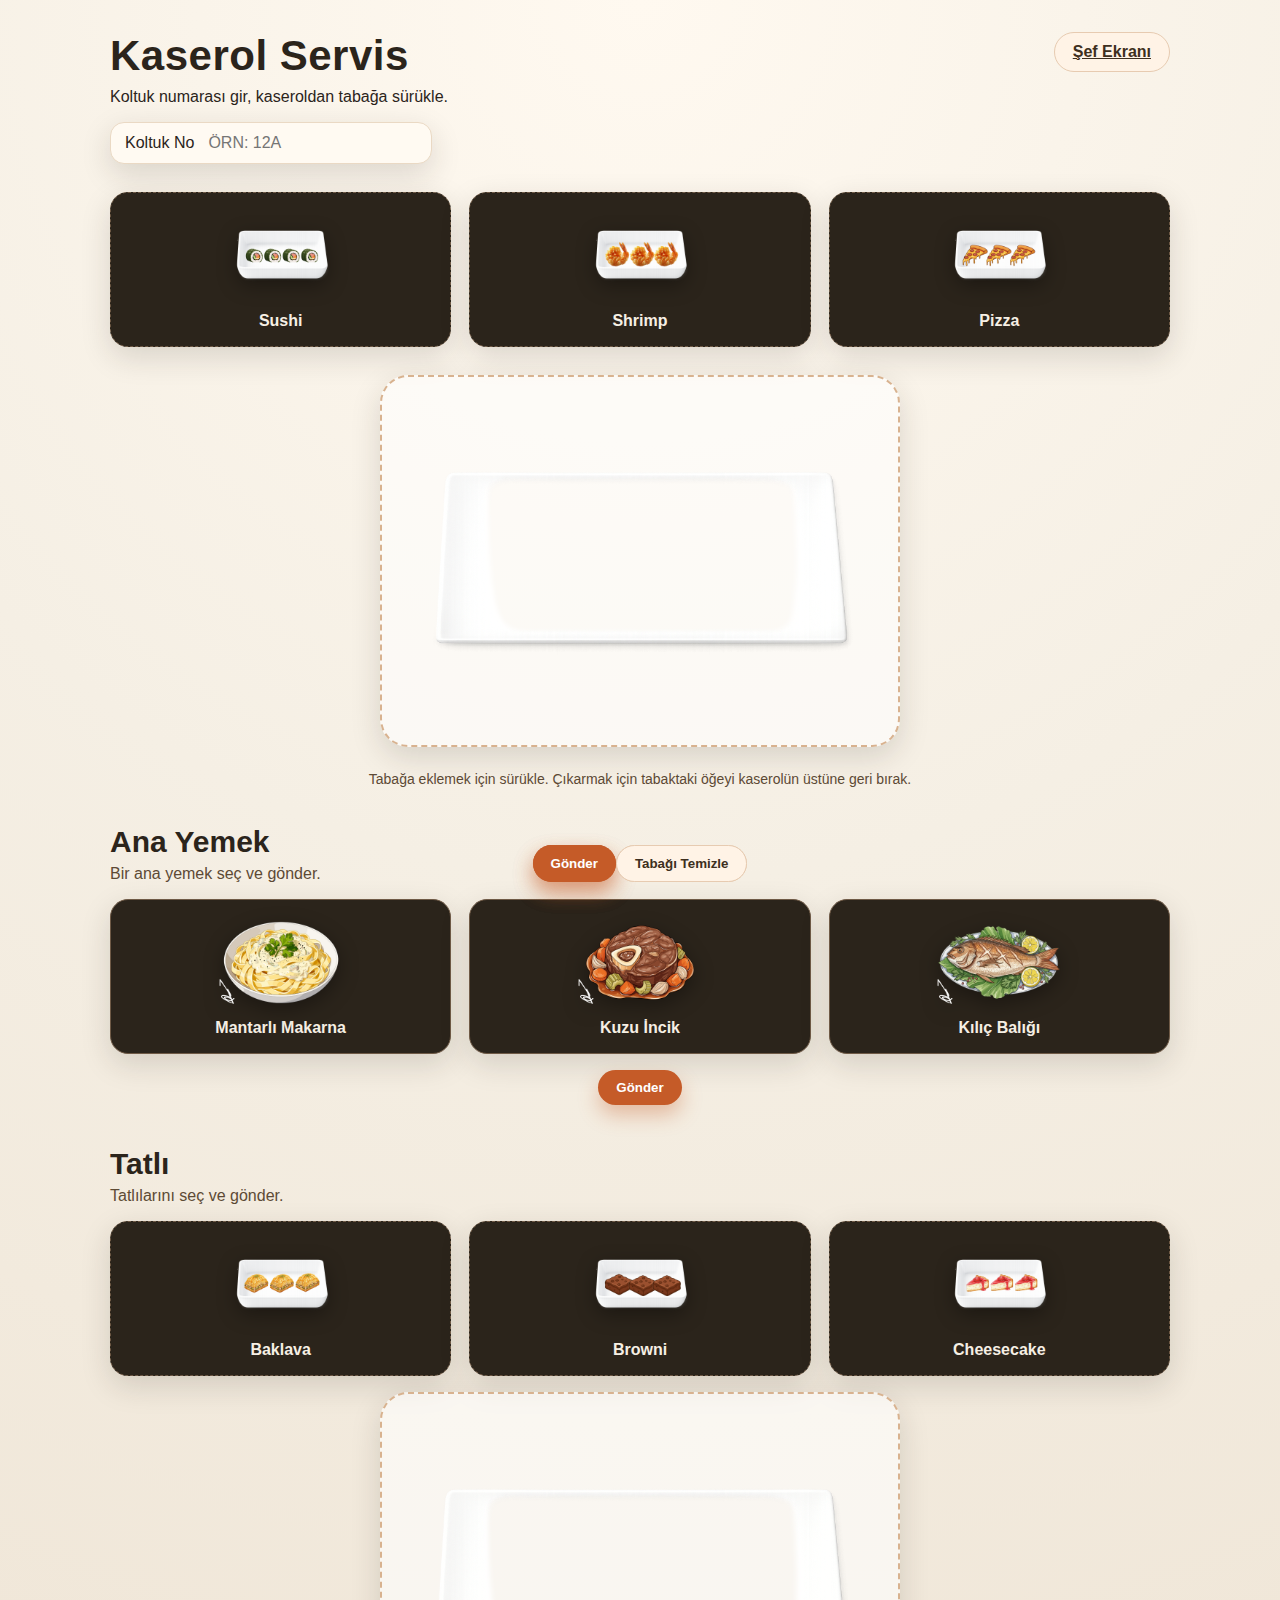
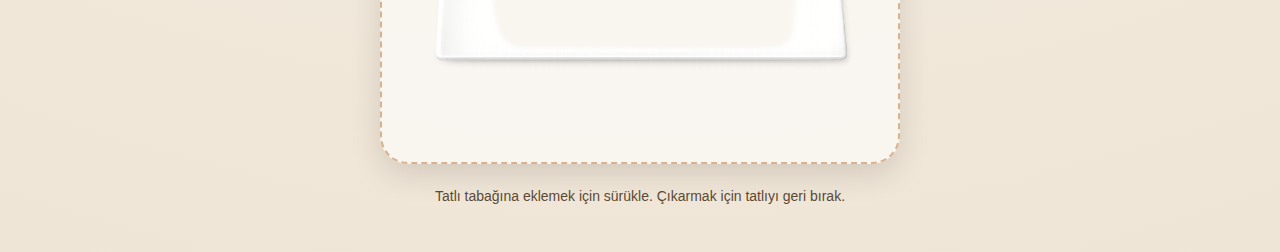
<file: index.html>
<!doctype html>
<html lang="tr">
  <head>
    <meta charset="utf-8" />
    <meta name="viewport" content="width=device-width, initial-scale=1" />
    <title>Kaserol Servis</title>
    <link rel="icon" href="servis.png" />
    <link rel="stylesheet" href="style.css" />
  </head>
  <body>
    <main class="page">
      <header class="header">
        <div class="header-top">
          <div>
            <h1>Kaserol Servis</h1>
            <p>Koltuk numarası gir, kaseroldan tabağa sürükle.</p>
          </div>
          <a href="chef.html" class="ghost-button">Şef Ekranı</a>
        </div>
        <div class="seat-row">
          <label class="seat">
            <span>Koltuk No</span>
            <input id="seatInput" type="text" placeholder="Örn: 12A" />
          </label>
        </div>
      </header>

      <section class="tray" aria-label="Kaserollar">
        <div class="card" draggable="true" data-item="1">
          <img src="sushi.png" alt="Sushi" />
          <span>Sushi</span>
        </div>
        <div class="card" draggable="true" data-item="2">
          <img src="shrimp.png" alt="Shrimp" />
          <span>Shrimp</span>
        </div>
        <div class="card" draggable="true" data-item="3">
          <img src="pizza.png" alt="Pizza" />
          <span>Pizza</span>
        </div>
      </section>

      <section class="plate-area">
        <div class="plate-drop" id="plateDrop" aria-label="Servis tabağı">
          <img src="servis.png" alt="Servis tabağı" class="plate-img" />
          <div id="plateItems" class="plate-items" aria-live="polite"></div>
        </div>
        <div class="plate-actions">
          <button id="submitOrder" class="primary-button" type="button">Gönder</button>
          <button id="resetPlate" class="ghost-button" type="button">Tabağı Temizle</button>
        </div>
        <div id="plateChips" class="plate-chip-row" aria-live="polite"></div>
        <p class="hint">Tabağa eklemek için sürükle. Çıkarmak için tabaktaki öğeyi kaserolün üstüne geri bırak.</p>
      </section>

      <section class="main-course is-hidden" id="mainCourse">
        <div class="section-head">
          <h2>Ana Yemek</h2>
          <p>Bir ana yemek seç ve gönder.</p>
        </div>
        <div class="tray" aria-label="Ana yemekler">
          <div class="card main-card" data-main="mantarmakarna">
            <img src="pasta.png" alt="Mantarlı Makarna" />
            <span>Mantarlı Makarna</span>
          </div>
          <div class="card main-card" data-main="kuzuincik">
            <img src="kuzu.png" alt="Kuzu İncik" />
            <span>Kuzu İncik</span>
          </div>
          <div class="card main-card" data-main="kilicbaligi">
            <img src="balik.png" alt="Kılıç Balığı" />
            <span>Kılıç Balığı</span>
          </div>
        </div>
        <div class="main-actions">
          <button id="submitMain" class="primary-button" type="button">Gönder</button>
        </div>
      </section>

      <section class="dessert-course is-hidden" id="dessertCourse">
        <div class="section-head">
          <h2>Tatlı</h2>
          <p>Tatlılarını seç ve gönder.</p>
        </div>
        <div class="tray" aria-label="Tatlılar">
          <div class="card dessert-card" draggable="true" data-dessert="1">
            <img src="baklava.png" alt="Baklava" />
            <span>Baklava</span>
          </div>
          <div class="card dessert-card" draggable="true" data-dessert="2">
            <img src="browni.png" alt="Browni" />
            <span>Browni</span>
          </div>
          <div class="card dessert-card" draggable="true" data-dessert="3">
            <img src="cheesecake.png" alt="Cheesecake" />
            <span>Cheesecake</span>
          </div>
        </div>
        <div class="plate-area">
          <div class="plate-drop" id="dessertDrop" aria-label="Tatlı tabağı">
            <img src="servis.png" alt="Tatlı tabağı" class="plate-img" />
            <div id="dessertItems" class="plate-items" aria-live="polite"></div>
          </div>
          <div class="plate-actions">
            <button id="submitDessert" class="primary-button" type="button">Gönder</button>
            <button id="resetDessert" class="ghost-button" type="button">Tabağı Temizle</button>
          </div>
          <div id="dessertChips" class="plate-chip-row" aria-live="polite"></div>
          <p class="hint">Tatlı tabağına eklemek için sürükle. Çıkarmak için tatlıyı geri bırak.</p>
        </div>
      </section>
    </main>

    <div id="toast" class="toast" role="alertdialog" aria-modal="true" hidden>
      <div class="toast-card">
        <p id="toastMessage">Önce koltuk numarası gir.</p>
        <button id="toastOk" class="primary-button" type="button">Tamam</button>
      </div>
    </div>

    <script src="app.js"></script>
  </body>
</html>
</file>
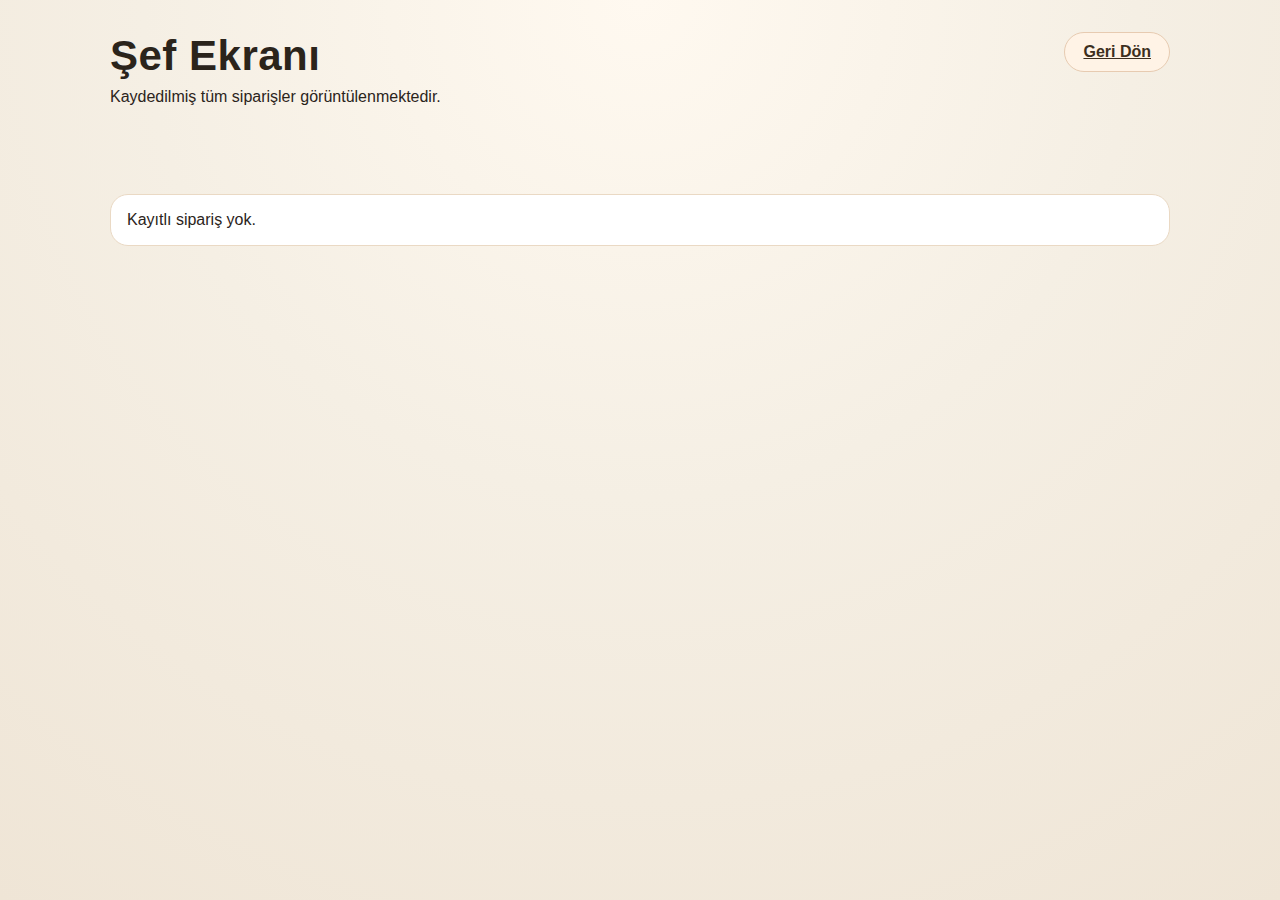
<file: chef.html>
<!doctype html>
<html lang="tr">
  <head>
    <meta charset="utf-8" />
    <meta name="viewport" content="width=device-width, initial-scale=1" />
    <title>Şef Ekranı</title>
    <link rel="icon" href="servis.png" />
    <link rel="stylesheet" href="style.css?v=20260214" />
  </head>
  <body>
    <main class="page">
      <header class="header">
        <div class="header-top">
          <div>
            <h1>Şef Ekranı</h1>
            <p>Kaydedilmiş tüm siparişler görüntülenmektedir.</p>
          </div>
          <a href="index.html" class="ghost-button">Geri Dön</a>
        </div>
      </header>

      <section class="chef-seat-bar" id="chefSeatBar"></section>
      <section class="chef-list" id="chefList"></section>
    </main>

    <script src="chef.js"></script>
  </body>
</html>
</file>
<file: style.css>
:root {
  --bg: #f5efe4;
  --ink: #2b241b;
  --accent: #c55b28;
  --accent-soft: #f4c7ab;
  --card: #fffaf2;
  --shadow: 0 10px 30px rgba(43, 36, 27, 0.15);
}

* {
  box-sizing: border-box;
}

body {
  margin: 0;
  font-family: "Trebuchet MS", "Gill Sans", "Segoe UI", sans-serif;
  color: var(--ink);
  background: radial-gradient(circle at top, #fff9f0 0%, var(--bg) 45%, #efe5d6 100%);
  min-height: 100vh;
}

.page {
  max-width: 1100px;
  margin: 0 auto;
  padding: 32px 20px 48px;
  display: grid;
  gap: 28px;
}

.header h1 {
  margin: 0 0 8px;
  font-size: clamp(28px, 4vw, 42px);
  letter-spacing: 0.5px;
}

.header p {
  margin: 0 0 16px;
  font-size: 16px;
}

.header-top {
  display: flex;
  align-items: flex-start;
  justify-content: space-between;
  gap: 16px;
}

.seat-row {
  display: flex;
  flex-wrap: wrap;
  gap: 12px;
  align-items: center;
}

.seat {
  display: inline-flex;
  align-items: center;
  gap: 12px;
  background: var(--card);
  padding: 10px 14px;
  border-radius: 14px;
  box-shadow: var(--shadow);
  border: 1px solid #ead9c4;
}

.seat input {
  border: none;
  background: transparent;
  font-size: 16px;
  outline: none;
  min-width: 140px;
  text-transform: uppercase;
}

.primary-button,
.ghost-button {
  border: none;
  border-radius: 999px;
  padding: 10px 18px;
  font-weight: 600;
  cursor: pointer;
  transition: transform 0.2s ease, box-shadow 0.2s ease, background 0.2s ease;
}

.primary-button {
  background: var(--accent);
  color: white;
  box-shadow: 0 10px 20px rgba(197, 91, 40, 0.35);
}

.primary-button:hover {
  transform: translateY(-1px);
}

.ghost-button {
  background: #fff3e6;
  color: #3d2f20;
  border: 1px solid #e7cbb1;
}

.toast {
  position: fixed;
  inset: 0;
  background: rgba(20, 14, 9, 0.55);
  display: grid;
  place-items: center;
  z-index: 30;
  padding: 20px;
}

.toast[hidden] {
  display: none;
}

.toast-card {
  background: #fff9f0;
  color: #2b241b;
  padding: 20px 24px;
  border-radius: 20px;
  box-shadow: 0 20px 40px rgba(0, 0, 0, 0.2);
  display: grid;
  gap: 14px;
  min-width: min(320px, 90vw);
  text-align: center;
}

.toast-card p {
  margin: 0;
  font-weight: 600;
}

.chef-list {
  display: grid;
  gap: 16px;
}

.chef-seat-bar {
  display: flex;
  flex-wrap: wrap;
  gap: 10px;
  margin-bottom: 16px;
}

.chef-seat-chip {
  border: 1px solid #e2c7ae;
  background: #fff;
  color: #3d2f20;
  border-radius: 999px;
  padding: 8px 14px;
  font-weight: 700;
  cursor: pointer;
  box-shadow: 0 6px 16px rgba(43, 36, 27, 0.12);
  transition: transform 0.2s ease, box-shadow 0.2s ease, background 0.2s ease;
}

.chef-seat-chip:hover {
  transform: translateY(-1px);
}

.chef-seat-chip.active {
  background: #c55b28;
  color: #fff;
  border-color: #c55b28;
  box-shadow: 0 10px 20px rgba(197, 91, 40, 0.35);
}

.chef-item {
  background: #fff;
  border-radius: 18px;
  padding: 16px;
  border: 1px solid #ead9c4;
  display: grid;
  gap: 10px;
}

.chef-seat {
  font-weight: 700;
  color: #3d2f20;
}

.chef-subtitle {
  font-weight: 700;
  color: #5d4a35;
  margin-top: 4px;
}

.chef-item {
  --chef-box-size: min(240px, 80vw);
}

.chef-plate-visual {
  position: relative;
  width: var(--chef-box-size);
  height: var(--chef-box-size);
  border-radius: 18px;
  border: 1px solid #ead9c4;
  background: #fffaf2;
  box-shadow: 0 8px 20px rgba(43, 36, 27, 0.12);
  display: grid;
  place-items: center;
  overflow: hidden;
}

.chef-plate-visual img {
  width: 82%;
  height: auto;
  max-height: 70%;
}

.chef-plate-items {
  position: absolute;
  inset: 0;
  display: flex;
  flex-wrap: wrap;
  align-content: center;
  justify-content: center;
  gap: 10px;
  padding: 16px;
  --chip-scale: 1;
}

.chef-plate-item {
  display: inline-flex;
  align-items: center;
  gap: 6px;
  background: #fff;
  border: 1px solid #ead9c4;
  border-radius: 999px;
  padding: 6px 14px 6px 10px;
  font-weight: 600;
  position: relative;
  transform: scale(var(--chip-scale));
  transform-origin: center;
}

.chef-plate-item .chip-sup {
  position: absolute;
  top: -6px;
  right: -2px;
  background: #c55b28;
  color: #fff;
  font-size: 10px;
  font-weight: 700;
  line-height: 1;
  padding: 2px 5px;
  border-radius: 999px;
  box-shadow: 0 4px 8px rgba(43, 36, 27, 0.2);
}

.chef-main {
  display: flex;
  align-items: center;
  gap: 12px;
  flex-wrap: wrap;
}

.chef-main-card {
  display: grid;
  justify-items: center;
  gap: 8px;
  width: var(--chef-box-size);
  height: var(--chef-box-size);
  padding: 14px 16px;
  border-radius: 16px;
  background: #fffaf2;
  border: 1px solid #ead9c4;
  box-shadow: 0 8px 20px rgba(43, 36, 27, 0.15);
  align-content: center;
}

.chef-main-card img {
  width: 70%;
  height: auto;
  max-height: 60%;
  object-fit: contain;
}

.chef-main-card span {
  font-weight: 600;
}

.chef-main-empty {
  color: #7a654d;
  background: #fdf7ef;
  border: 1px dashed #e2c7ae;
  padding: 10px 14px;
  border-radius: 12px;
}

.tray {
  display: grid;
  grid-template-columns: repeat(auto-fit, minmax(160px, 1fr));
  gap: 18px;
}

.card {
  background: #2b241b;
  padding: 16px;
  border-radius: 18px;
  border: 1px dashed #6f5a46;
  display: grid;
  gap: 10px;
  justify-items: center;
  cursor: grab;
  transition: transform 0.2s ease, box-shadow 0.2s ease;
  box-shadow: var(--shadow);
}

.card:active {
  cursor: grabbing;
  transform: scale(0.98);
}

.card img {
  width: 100%;
  max-width: 140px;
  height: auto;
  object-fit: contain;
  filter: drop-shadow(0 6px 10px rgba(0, 0, 0, 0.35));
}

.card span {
  color: #f6efe4;
  font-weight: 600;
}

.main-course {
  display: grid;
  gap: 16px;
  margin-top: 10px;
}

.section-head h2 {
  margin: 0 0 6px;
  font-size: clamp(22px, 3vw, 30px);
}

.section-head p {
  margin: 0;
  color: #5d4a35;
}

.main-card {
  border-style: solid;
}

.main-card.selected {
  outline: 3px solid var(--accent);
  box-shadow: 0 12px 28px rgba(197, 91, 40, 0.35);
}

.main-actions {
  display: flex;
  justify-content: center;
}

.dessert-course {
  display: grid;
  gap: 16px;
  margin-top: 14px;
}

.plate-area {
  display: grid;
  gap: 12px;
  justify-items: center;
}

.plate-drop {
  position: relative;
  width: min(520px, 90vw);
  aspect-ratio: 1.4 / 1;
  display: grid;
  place-items: center;
  border-radius: 28px;
  border: 2px dashed #d8b28f;
  background: rgba(255, 255, 255, 0.6);
  box-shadow: var(--shadow);
  overflow: hidden;
}

.plate-drop.drag-over {
  border-color: var(--accent);
  background: rgba(244, 199, 171, 0.4);
}

.plate-img {
  width: 90%;
  height: auto;
  opacity: 0.92;
  pointer-events: none;
  filter: none;
}

.plate-items {
  position: absolute;
  inset: 0;
  display: flex;
  flex-wrap: wrap;
  align-content: center;
  justify-content: center;
  gap: 12px;
  padding: 20px;
  --chip-scale: 1;
}

.plate-actions {
  position: absolute;
  bottom: 18px;
  left: 50%;
  transform: translateX(-50%);
  display: flex;
  justify-content: center;
  width: 100%;
  pointer-events: none;
}

.plate-actions .primary-button {
  pointer-events: auto;
}

.plate-item {
  background: rgba(255, 255, 255, 0.9);
  border: 1px solid #e6cbb2;
  border-radius: 999px;
  padding: 6px 14px;
  font-weight: 700;
  box-shadow: 0 4px 10px rgba(43, 36, 27, 0.15);
  cursor: grab;
  user-select: none;
  position: relative;
  transform: scale(var(--chip-scale));
  transform-origin: center;
}

.plate-item .chip-sup {
  position: absolute;
  top: -6px;
  right: -4px;
  background: #c55b28;
  color: #fff;
  font-size: 10px;
  font-weight: 700;
  line-height: 1;
  padding: 2px 5px;
  border-radius: 999px;
  box-shadow: 0 4px 8px rgba(43, 36, 27, 0.2);
}

.hint {
  margin: 0;
  font-size: 14px;
  color: #5d4a35;
}

@media (max-width: 640px) {
  .seat {
    flex-direction: column;
    align-items: flex-start;
  }
}
</file>
